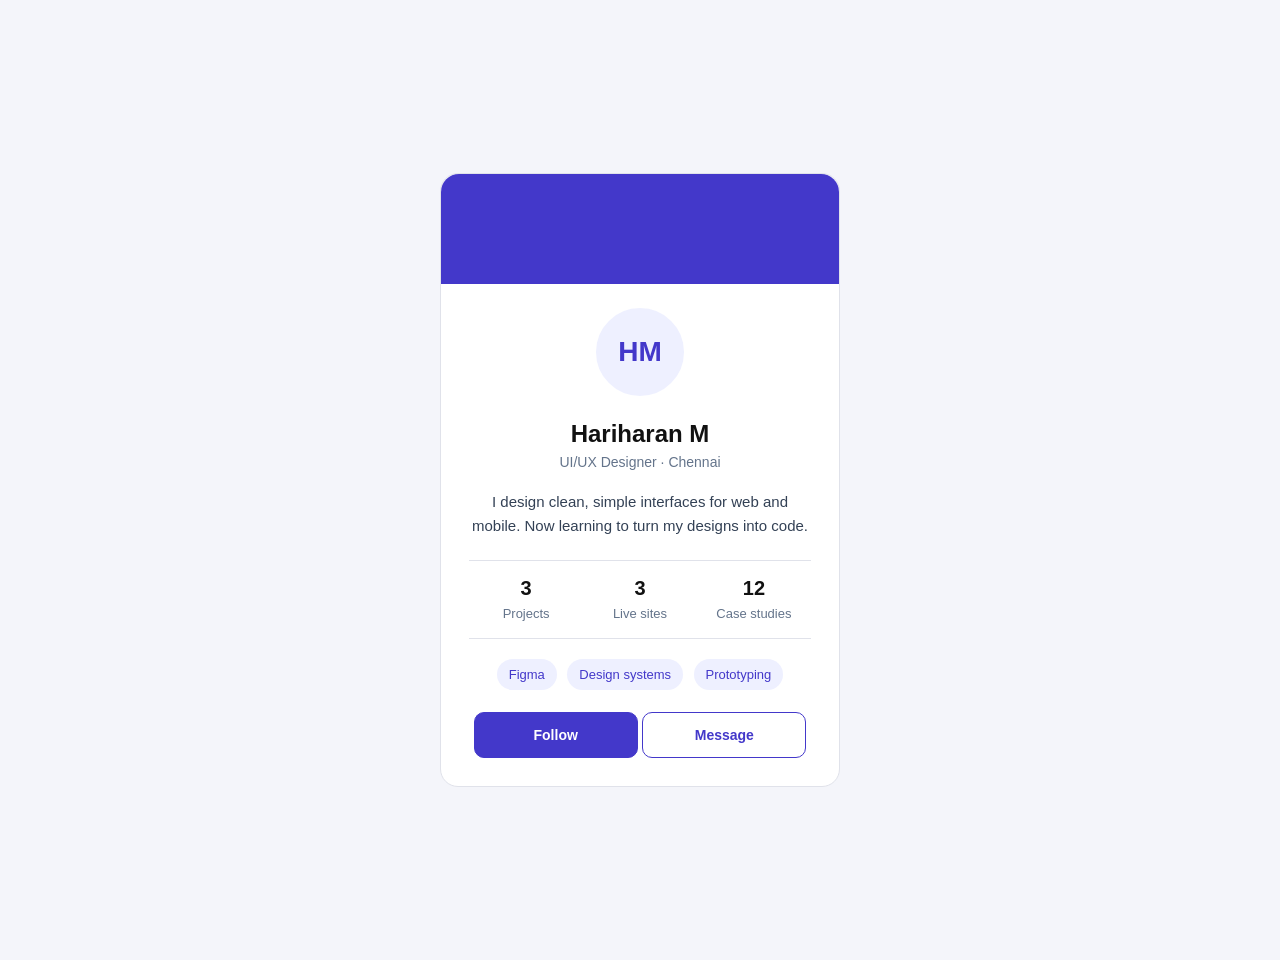
<file: index.html>
<!DOCTYPE html>
<html>
<head>
    <title>Profile Card</title>
    <link rel="stylesheet" href="style.css">
</head>

<body>

    <main class="profile-card">

        <header class="profile-header">
        </header>

        <section class="profile-content">

            <div class="profile-image">
                HM
            </div>

            <h1>Hariharan M</h1>

            <p class="role">
                UI/UX Designer · Chennai
            </p>

            <p class="description">
                I design clean, simple interfaces for web and
                mobile. Now learning to turn my designs into code.
            </p>

            <section class="profile-stats">

                <div class="stat">
                    <h2>3</h2>
                    <p>Projects</p>
                </div>

                <div class="stat">
                    <h2>3</h2>
                    <p>Live sites</p>
                </div>

                <div class="stat">
                    <h2>12</h2>
                    <p>Case studies</p>
                </div>

            </section>

            <div class="skills">
                <span class="skill">Figma</span>
                <span class="skill">Design systems</span>
                <span class="skill">Prototyping</span>
            </div>

            <div class="profile-buttons">
                <button class="follow-button">Follow</button>
                <button class="message-button">Message</button>
            </div>

        </section>

    </main>

</body>
</html>
</file>
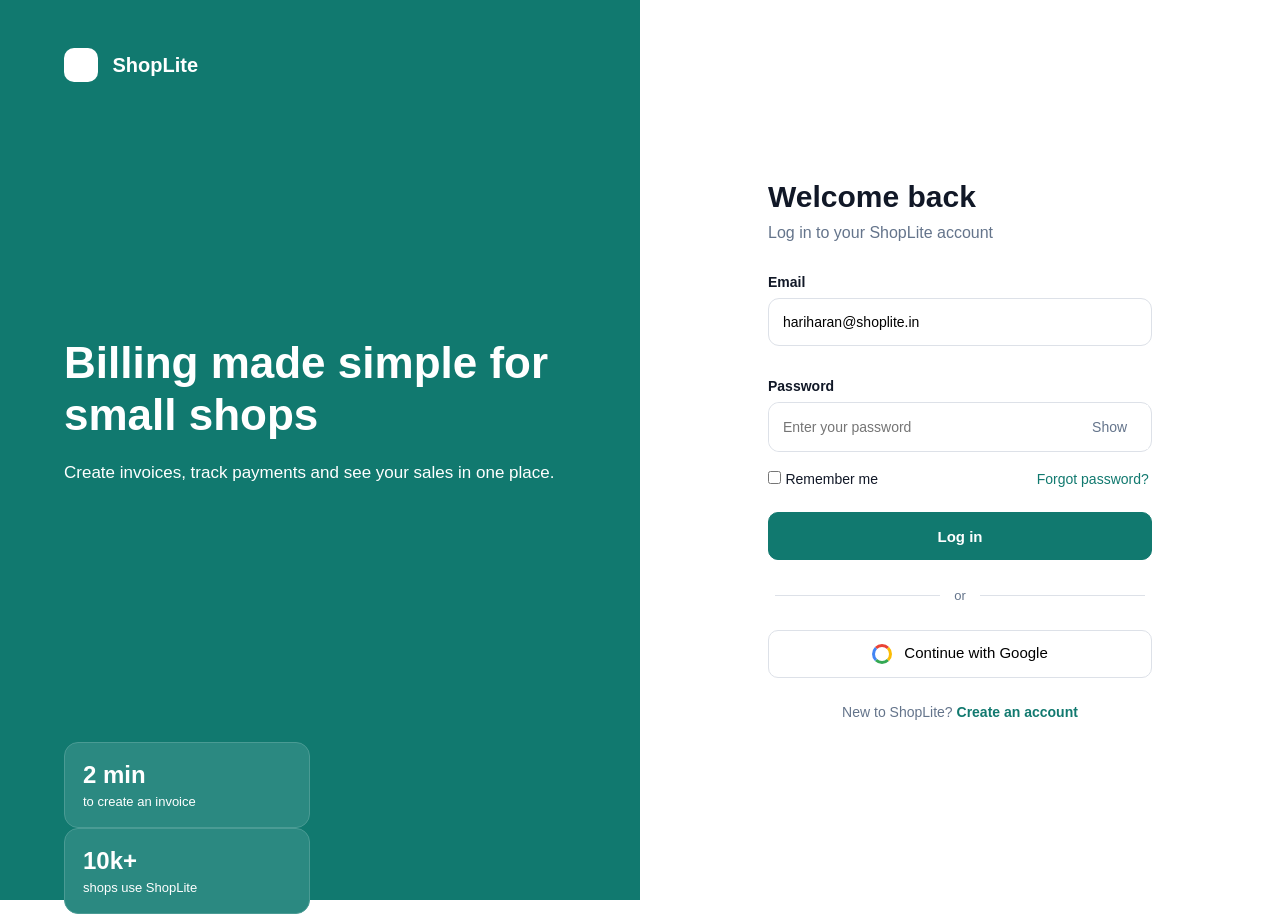
<file: index1.html>
<!DOCTYPE html>
<html>
<head>
    <title>ShopLite Login</title>
    <link rel="stylesheet" href="style1.css">
</head>

<body>

    <main class="page">

       
        <section class="left-panel">

            <header class="brand">
                <div class="logo-box"></div>
                <div class="brand-name">ShopLite</div>
            </header>

            <div class="promo">
                <h1>
                    Billing made simple
                    for small shops
                </h1>

                <p>
                    Create invoices, track payments and see
                    your sales in one place.
                </p>
            </div>

            <div class="stats">

                <div class="stat-card">
                    <h2>2 min</h2>
                    <p>to create an invoice</p>
                </div>

                <div class="stat-card">
                    <h2>10k+</h2>
                    <p>shops use ShopLite</p>
                </div>

            </div>

        </section>

     
        <section class="right-panel">

            <div class="login-content">

                <h1>Welcome back</h1>

                <p class="subtitle">
                    Log in to your ShopLite account
                </p>

                <form>

                 
                    <div class="form-group">

                        <label for="email">Email</label>

                        <input
                            type="email"
                            id="email"
                            value="hariharan@shoplite.in"
                        >

                    </div>

              
                    <div class="form-group">

                        <label for="password">Password</label>

                        <div class="password-field">

                            <input
                                type="password"
                                id="password"
                                placeholder="Enter your password"
                            >

                            <button
                                type="button"
                                class="show-button"
                            >
                                Show
                            </button>

                        </div>

                    </div>

                    
                    <div class="options">

                        <div class="remember">

                            <input
                                type="checkbox"
                                id="remember"
                            >

                            <label for="remember">
                                Remember me
                            </label>

                        </div>

                        <a href="#">Forgot password?</a>

                    </div>

                    
                    <button
                        type="submit"
                        class="login-button"
                    >
                        Log in
                    </button>

                </form>

                
                <div class="divider">
                    <div class="divider-line"></div>
                    <p>or</p>
                    <div class="divider-line"></div>
                </div>

                
                <button class="google-button" type="button">

                    <div class="google-mark"></div>

                    Continue with Google

                </button>

              
                <p class="create-account">
                    New to ShopLite?
                    <a href="#">Create an account</a>
                </p>

            </div>

        </section>

    </main>

</body>
</html>
</file>
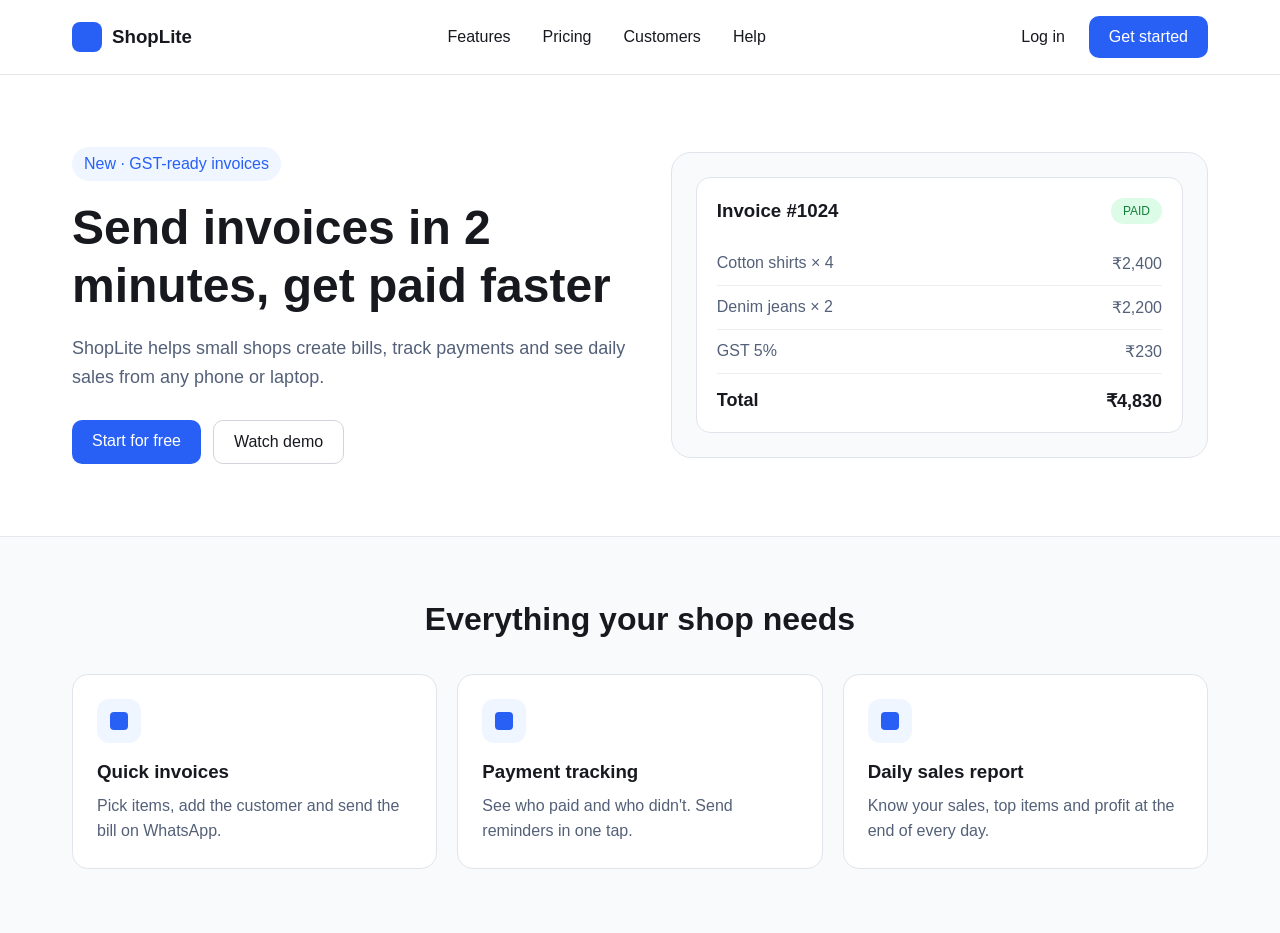
<file: index2.html>
<!DOCTYPE html>

<head>
    

    <title>ShopLite - Simple Invoicing</title>

    <link rel="stylesheet" href="style2.css">
</head>
<body>

    <header class="navbar">
        <div class="container nav-content">

            <div class="logo">
                <span class="logo-box"></span>
                <h3>ShopLite</h3>
            </div>

            <nav class="nav-links">
                <a href="#">Features</a>
                <a href="#">Pricing</a>
                <a href="#">Customers</a>
                <a href="#">Help</a>
            </nav>

            <div class="nav-buttons">
                <a href="#" class="login">Log in</a>
                <a href="#" class="button">Get started</a>
            </div>

        </div>
    </header>

    <main>

        <section class="hero">
            <div class="container hero-content">

               
                <div class="hero-text">

                    <p class="badge">
                        New · GST-ready invoices
                    </p>

                    <h1>
                        Send invoices in 2 minutes, get paid faster
                    </h1>

                    <p class="description">
                        ShopLite helps small shops create bills,
                        track payments and see daily sales from
                        any phone or laptop.
                    </p>

                    <div class="hero-buttons">
                        <a href="#" class="button">Start for free</a>
                        <a href="#" class="button secondary">
                            Watch demo
                        </a>
                    </div>

                </div>


                <div class="invoice-box">

                    <div class="invoice">

                        <div class="invoice-header">
                            <h3>Invoice #1024</h3>
                            <span class="paid">PAID</span>
                        </div>

                        <div class="invoice-row">
                            <span>Cotton shirts × 4</span>
                            <span>₹2,400</span>
                        </div>

                        <div class="invoice-row">
                            <span>Denim jeans × 2</span>
                            <span>₹2,200</span>
                        </div>

                        <div class="invoice-row">
                            <span>GST 5%</span>
                            <span>₹230</span>
                        </div>

                        <div class="invoice-total">
                            <strong>Total</strong>
                            <strong>₹4,830</strong>
                        </div>

                    </div>

                </div>

            </div>
        </section>

        <section class="features">

            <div class="container">

                <h2>Everything your shop needs</h2>

                <div class="feature-cards">

                    <div class="card">
                        <span class="feature-icon"></span>

                        <h3>Quick invoices</h3>

                        <p>
                            Pick items, add the customer and
                            send the bill on WhatsApp.
                        </p>
                    </div>


                    <div class="card">
                        <span class="feature-icon"></span>

                        <h3>Payment tracking</h3>

                        <p>
                            See who paid and who didn't.
                            Send reminders in one tap.
                        </p>
                    </div>


                    <div class="card">
                        <span class="feature-icon"></span>

                        <h3>Daily sales report</h3>

                        <p>
                            Know your sales, top items and
                            profit at the end of every day.
                        </p>
                    </div>

                </div>

            </div>

        </section>

    </main>

</body>
</html>
</file>
<file: style.css>
* {
    margin: 0;
}

body {
    background-color: #F4F5FA;
    font-family: Arial, sans-serif;
}



.profile-card {
    width: 398px;
    margin: 173px auto;
    background-color: white;
    border: 1px solid #E0E2EA;
    border-radius: 18px;
}



.profile-header {
    height: 110px;
    background-color: #4338CA;
    border-radius: 18px 18px 0 0;
}



.profile-content {
    padding: 20px 28px 28px;
    text-align: center;
}



.profile-image {
    width: 88px;
    height: 88px;
    margin: 0 auto 20px;
    background-color: #EEF0FF;
    color: #4338CA;
    border: 4px solid white;
    border-radius: 50%;
    font-size: 28px;
    font-weight: bold;
    line-height: 88px;
}



h1 {
    font-size: 24px;
    color: #111111;
}



.role {
    margin-top: 6px;
    color: #64748B;
    font-size: 14px;
}



.description {
    margin-top: 20px;
    color: #334155;
    font-size: 15px;
    line-height: 24px;
}



.profile-stats {
    margin-top: 22px;
    padding: 16px 0;
    border-top: 1px solid #E0E2EA;
    border-bottom: 1px solid #E0E2EA;
}

.stat {
    width: 32%;
    display: inline-block;
}

.stat h2 {
    font-size: 20px;
    color: #111111;
}

.stat p {
    margin-top: 6px;
    color: #64748B;
    font-size: 13px;
}



.skills {
    margin-top: 20px;
}

.skill {
    display: inline-block;
    margin: 0 3px 6px;
    padding: 8px 12px;
    background-color: #EEF0FF;
    color: #4338CA;
    border-radius: 20px;
    font-size: 13px;
}



.profile-buttons {
    margin-top: 16px;
}

button {
    width: 48%;
    height: 46px;
    border-radius: 10px;
    font-size: 14px;
    font-weight: bold;
}



.follow-button {
    background-color: #4338CA;
    color: white;
    border: 1px solid #4338CA;
}



.message-button {
    background-color: white;
    color: #4338CA;
    border: 1px solid #4338CA;
}
</file>
<file: style1.css>
* {
    margin: 0;
}

body {
    font-family: Arial, sans-serif;
    color: #111827;
    background-color: white;
}

.page {
    font-size: 0;
}

.left-panel {
    display: inline-block;
    vertical-align: top;

    width: 50%;
    height: 100vh;
    box-sizing: border-box;

    padding: 48px 64px;
    background-color: #11796F;
    color: white;

    font-size: 16px;
}

.logo-box {
    display: inline-block;
    vertical-align: middle;

    width: 34px;
    height: 34px;

    background-color: white;
    border-radius: 10px;
}

.brand-name {
    display: inline-block;
    vertical-align: middle;

    margin-left: 10px;
    font-size: 20px;
    font-weight: bold;
}

.promo {
    margin-top: 255px;
}

.promo h1 {
    font-size: 44px;
    line-height: 52px;
}

.promo p {
    margin-top: 18px;
    font-size: 17px;
    line-height: 28px;
}

.stats {
    margin-top: 255px;
}

.stat-card {
    display: inline-block;
    vertical-align: top;

    width: 48%;
    box-sizing: border-box;

    padding: 18px;
    margin-right: 2%;

    background-color: #2B8981;
    border: 1px solid #4A9B94;
    border-radius: 14px;
}

.stat-card h2 {
    font-size: 24px;
}

.stat-card p {
    margin-top: 5px;
    font-size: 13px;
}
.right-panel {
    display: inline-block;
    vertical-align: top;

    width: 50%;
    box-sizing: border-box;

    padding: 180px 10%;
    font-size: 16px;
}

.login-content {
    width: 100%;
    max-width: 400px;
    margin: 0 auto;
}

.login-content h1 {
    font-size: 30px;
}

.subtitle {
    margin-top: 10px;
    color: #64748B;
    font-size: 16px;
}

.form-group {
    margin-top: 32px;
}

.form-group label {
    display: block;
    margin-bottom: 8px;

    font-size: 14px;
    font-weight: bold;
}

.form-group input {
    width: 100%;
    height: 48px;
    box-sizing: border-box;

    padding: 0 14px;

    border: 1px solid #DDE1E8;
    border-radius: 11px;

    font-size: 14px;
}

.form-group input:focus {
    border: 1px solid #11796F;
}

.password-field {
    border: 1px solid #DDE1E8;
    border-radius: 11px;
}

.password-field input {
    width: 78%;
    border: none;
}

.show-button {
    width: 20%;
    height: 44px;

    border: none;
    background-color: white;
    color: #64748B;

    font-size: 14px;
}

.options {
    margin-top: 18px;
}

.remember {
    display: inline-block;
    width: 49%;
}

.remember input {
    accent-color: #11796F;
}

.remember label {
    font-size: 14px;
}

.options a {
    display: inline-block;
    width: 49%;

    text-align: right;
    color: #11796F;

    font-size: 14px;
    text-decoration: none;
}

/* Login button */

.login-button {
    width: 100%;
    height: 48px;

    margin-top: 24px;

    background-color: #11796F;
    color: white;

    border: 1px solid #11796F;
    border-radius: 10px;

    font-size: 15px;
    font-weight: bold;
}

.divider {
    margin-top: 26px;
    text-align: center;
}

.divider-line {
    display: inline-block;
    vertical-align: middle;

    width: 43%;
    border-top: 1px solid #DDE1E8;
}

.divider p {
    display: inline-block;
    vertical-align: middle;

    margin: 0 10px;
    color: #64748B;

    font-size: 13px;
}
.google-button {
    width: 100%;
    height: 48px;

    margin-top: 26px;

    background-color: white;
    border: 1px solid #DDE1E8;
    border-radius: 10px;

    font-size: 15px;
}

.google-mark {
    display: inline-block;
    vertical-align: middle;

    width: 14px;
    height: 14px;

    border: 3px solid #4285F4;
    border-top-color: #EA4335;
    border-right-color: #FBBC05;
    border-bottom-color: #34A853;

    border-radius: 50%;
    margin-right: 8px;
}

.create-account {
    margin-top: 26px;

    text-align: center;
    color: #64748B;

    font-size: 14px;
}

.create-account a {
    color: #11796F;
    font-weight: bold;
    text-decoration: none;
}


@media (max-width: 700px) {

    .left-panel {
        display: block;
        width: 100%;
        height: 145px;

        padding: 56px 20px;
    }

    .promo {
        display: none;
    }

    .stats {
        display: none;
    }

    .right-panel {
        display: block;
        width: 100%;

        padding: 34px 20px;
    }

    .login-content h1 {
        font-size: 26px;
    }

}
</file>
<file: style2.css>
* {
    box-sizing: border-box;
    margin: 0;
}

body {
    font-family: Arial, sans-serif;
    color: #17191f;
}

.container {
    width: 90%;
    max-width: 1136px;
    margin: 0 auto;
}


.navbar {
    border-bottom: 1px solid #e5e7eb;
    padding: 16px 0;
}

.nav-content {
    display: flex;
    justify-content: space-between;
    align-items: center;
}

.logo {
    display: flex;
    align-items: center;
    gap: 10px;
}

.logo-box {
    width: 30px;
    height: 30px;
    background-color: #2860f5;
    border-radius: 8px;
}

.nav-links {
    display: flex;
    gap: 32px;
}

a {
    text-decoration: none;
    color: #17191f;
}

.nav-buttons {
    display: flex;
    align-items: center;
    gap: 24px;
}

.button {
    background-color: #2860f5;
    color: white;
    padding: 12px 20px;
    border-radius: 10px;
    display: inline-block;
}

.secondary {
    background-color: white;
    color: #17191f;
    border: 1px solid #d1d5db;
}


.hero {
    padding: 72px 0;
}

.hero-content {
    display: flex;
    justify-content: space-between;
    align-items: center;
    gap: 40px;
}

.hero-text {
    width: 50%;
}

.badge {
    display: inline-block;
    background-color: #eff6ff;
    color: #2860f5;
    padding: 8px 12px;
    border-radius: 20px;
    margin-bottom: 18px;
}

.hero-text h1 {
    font-size: 48px;
    line-height: 1.2;
    margin-bottom: 20px;
}

.description {
    font-size: 18px;
    line-height: 1.6;
    color: #536078;
    margin-bottom: 28px;
}

.hero-buttons {
    display: flex;
    gap: 12px;
}


.invoice-box {
    width: 48%;
    background-color: #f8fafc;
    border: 1px solid #e1e5eb;
    border-radius: 20px;
    padding: 24px;
}

.invoice {
    background-color: white;
    border: 1px solid #e1e5eb;
    border-radius: 14px;
    padding: 20px;
}

.invoice-header {
    display: flex;
    justify-content: space-between;
    align-items: center;
    margin-bottom: 18px;
}

.paid {
    background-color: #dcfce7;
    color: #15803d;
    padding: 6px 12px;
    border-radius: 20px;
    font-size: 12px;
}

.invoice-row {
    display: flex;
    justify-content: space-between;
    padding: 12px 0;
    border-bottom: 1px solid #eeeeee;
    color: #536078;
}

.invoice-total {
    display: flex;
    justify-content: space-between;
    padding-top: 16px;
    font-size: 18px;
}


.features {
    background-color: #f8fafc;
    padding: 64px 0;
    border-top: 1px solid #e5e7eb;
}

.features h2 {
    text-align: center;
    font-size: 32px;
    margin-bottom: 36px;
}

.feature-cards {
    display: flex;
    gap: 20px;
}

.card {
    background-color: white;
    border: 1px solid #e1e5eb;
    border-radius: 16px;
    padding: 24px;
    flex: 1;
}

.feature-icon {
    display: block;
    width: 44px;
    height: 44px;
    background-color: #eff6ff;
    border-radius: 12px;
    margin-bottom: 18px;
    position: relative;
}

.feature-icon::after {
    content: "";
    display: block;
    width: 18px;
    height: 18px;
    background-color: #2860f5;
    border-radius: 4px;
    position: absolute;
    top: 13px;
    left: 13px;
}

.card h3 {
    margin-bottom: 10px;
}

.card p {
    color: #536078;
    line-height: 1.6;
}


@media (max-width: 700px) {

    .nav-content {
        flex-wrap: wrap;
        gap: 20px;
    }

    .nav-links {
        display: none;
    }

    .hero-content {
        flex-direction: column;
        align-items: stretch;
    }

    .hero-text {
        width: 100%;
    }

    .hero-text h1 {
        font-size: 36px;
    }

    .invoice-box {
        width: 100%;
    }

    .feature-cards {
        flex-direction: column;
    }

}
</file>
